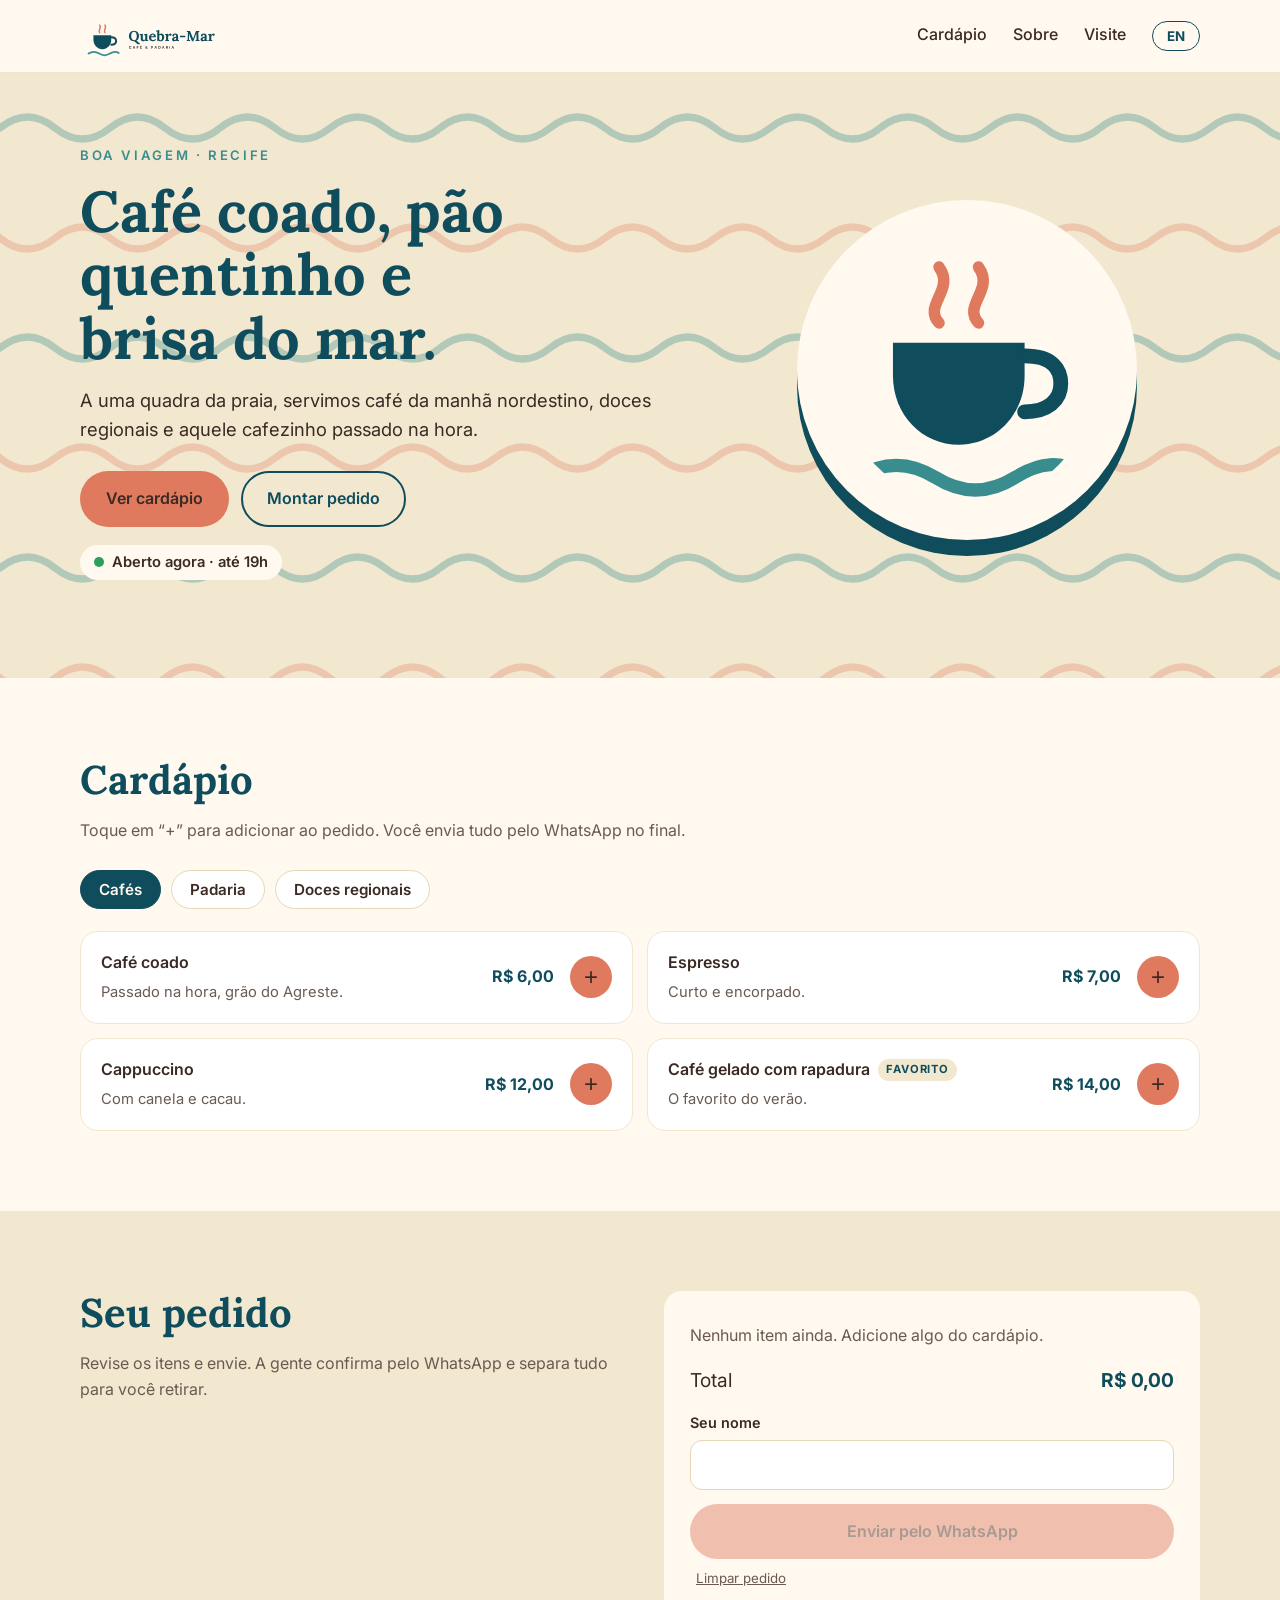
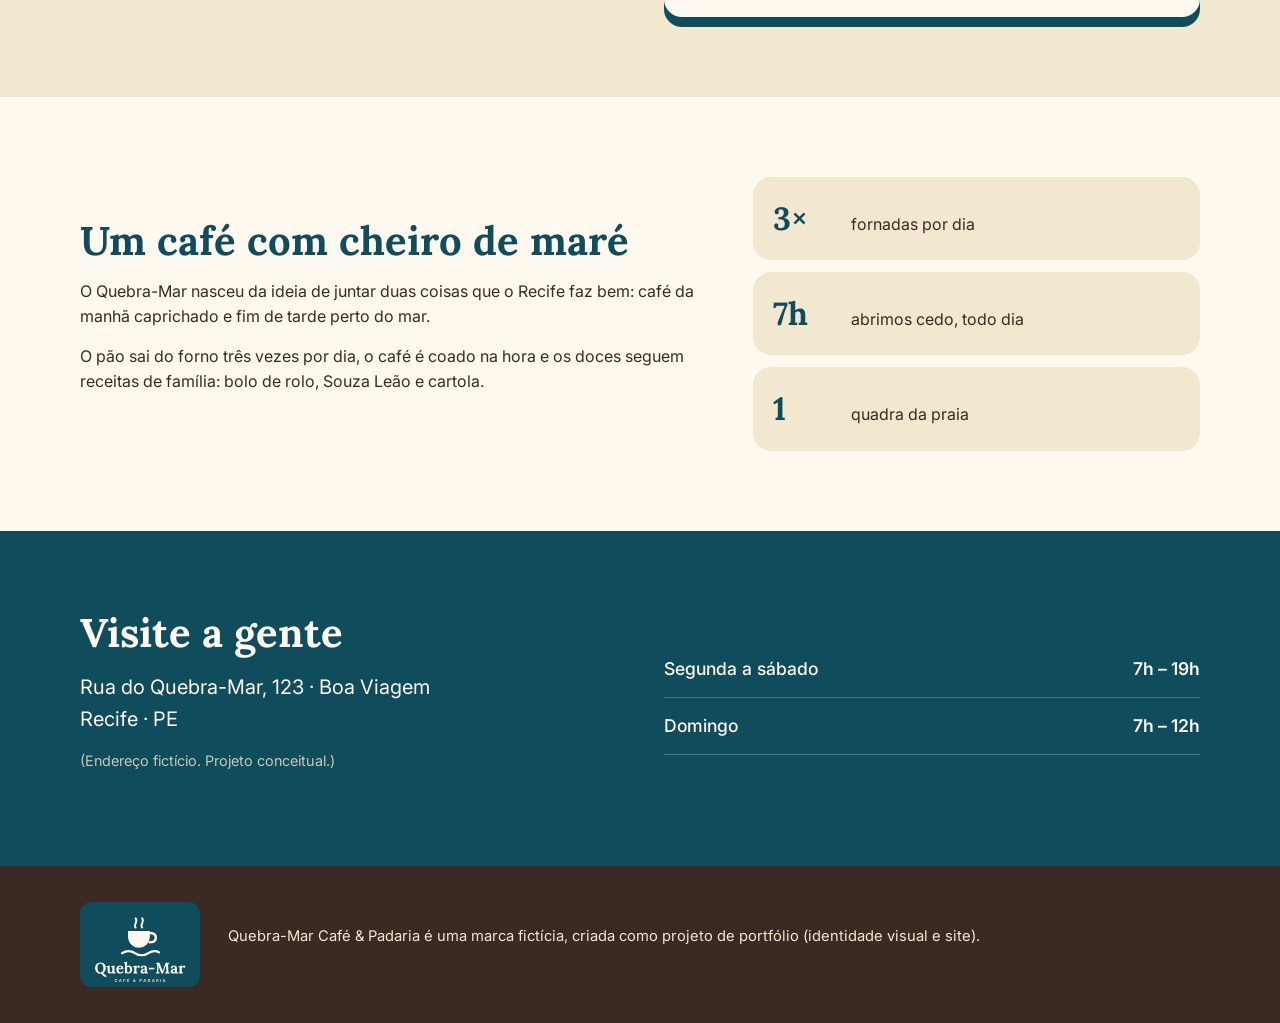
<file: docs/index.html>
<!doctype html>
<html lang="pt-BR">
<head>
  <meta charset="utf-8">
  <meta name="viewport" content="width=device-width, initial-scale=1">
  <title>Quebra-Mar Café &amp; Padaria · Boa Viagem, Recife</title>
  <meta name="description" content="Café coado, pão quentinho e doces regionais a uma quadra da praia de Boa Viagem. Monte seu pedido e envie pelo WhatsApp.">
  <meta property="og:title" content="Quebra-Mar Café &amp; Padaria">
  <meta property="og:description" content="Café coado, pão quentinho e brisa do mar em Boa Viagem, Recife.">
  <meta name="theme-color" content="#0F4C5C">
  <link rel="icon" href="assets/icon.svg" type="image/svg+xml">
  <link rel="preconnect" href="https://fonts.googleapis.com">
  <link rel="preconnect" href="https://fonts.gstatic.com" crossorigin>
  <link href="https://fonts.googleapis.com/css2?family=Inter:wght@400;500;600;700&family=Lora:wght@600;700&display=swap" rel="stylesheet">
  <link rel="stylesheet" href="styles.css">
</head>
<body>
  <a class="skip" href="#cardapio" data-i18n="skip">Pular para o cardápio</a>

  <header class="topbar">
    <div class="wrap topbar__inner">
      <a href="#inicio" class="topbar__logo"><img src="assets/logo-horizontal.svg" alt="Quebra-Mar Café &amp; Padaria" width="230" height="58"></a>
      <nav class="nav" aria-label="Principal">
        <a href="#cardapio" data-i18n="nav.menu">Cardápio</a>
        <a href="#sobre" data-i18n="nav.about">Sobre</a>
        <a href="#visite" data-i18n="nav.visit">Visite</a>
      </nav>
      <button class="lang" id="langToggle" type="button" aria-label="Switch to English">EN</button>
    </div>
  </header>

  <main id="inicio">
    <section class="hero">
      <div class="wrap hero__grid">
        <div>
          <p class="kicker" data-i18n="hero.kicker">Boa Viagem · Recife</p>
          <h1 data-i18n="hero.title">Café coado, pão quentinho e brisa do mar.</h1>
          <p class="lead" data-i18n="hero.lead">A uma quadra da praia, servimos café da manhã nordestino, doces regionais e aquele cafezinho passado na hora.</p>
          <div class="hero__ctas">
            <a class="btn btn--primary" href="#cardapio" data-i18n="hero.cta1">Ver cardápio</a>
            <a class="btn btn--ghost" href="#pedido" data-i18n="hero.cta2">Montar pedido</a>
          </div>
          <p class="status" id="openStatus" aria-live="polite"></p>
        </div>
        <div class="hero__art" aria-hidden="true">
          <img src="assets/icon.svg" alt="" width="340" height="340">
        </div>
      </div>
    </section>

    <section class="section" id="cardapio" aria-labelledby="menuTitle">
      <div class="wrap">
        <h2 id="menuTitle" data-i18n="menu.title">Cardápio</h2>
        <p class="section__intro" data-i18n="menu.intro">Toque em “+” para adicionar ao pedido. Você envia tudo pelo WhatsApp no final.</p>
        <div class="tabs" role="tablist" aria-label="Categorias">
          <button role="tab" aria-selected="true" aria-controls="cat-cafes" id="tab-cafes" data-cat="cafes" data-i18n="cat.cafes">Cafés</button>
          <button role="tab" aria-selected="false" aria-controls="cat-padaria" id="tab-padaria" data-cat="padaria" data-i18n="cat.padaria" tabindex="-1">Padaria</button>
          <button role="tab" aria-selected="false" aria-controls="cat-doces" id="tab-doces" data-cat="doces" data-i18n="cat.doces" tabindex="-1">Doces regionais</button>
        </div>
        <div id="menuPanels"></div>
      </div>
    </section>

    <section class="section section--sand" id="pedido" aria-labelledby="orderTitle">
      <div class="wrap order">
        <div>
          <h2 id="orderTitle" data-i18n="order.title">Seu pedido</h2>
          <p class="section__intro" data-i18n="order.intro">Revise os itens e envie. A gente confirma pelo WhatsApp e separa tudo para você retirar.</p>
        </div>
        <div class="order__card">
          <ul class="order__list" id="orderList" aria-live="polite"></ul>
          <p class="order__empty" id="orderEmpty" data-i18n="order.empty">Nenhum item ainda. Adicione algo do cardápio.</p>
          <div class="order__total"><span data-i18n="order.total">Total</span><strong id="orderTotal">R$ 0,00</strong></div>
          <label class="order__label" for="orderName" data-i18n="order.name">Seu nome</label>
          <input class="order__input" id="orderName" type="text" autocomplete="given-name" maxlength="40">
          <a class="btn btn--primary btn--block" id="sendOrder" href="#" aria-disabled="true" data-i18n="order.send">Enviar pelo WhatsApp</a>
          <button class="link" id="clearOrder" type="button" data-i18n="order.clear">Limpar pedido</button>
        </div>
      </div>
    </section>

    <section class="section" id="sobre" aria-labelledby="aboutTitle">
      <div class="wrap about">
        <div>
          <h2 id="aboutTitle" data-i18n="about.title">Um café com cheiro de maré</h2>
          <p data-i18n="about.p1">O Quebra-Mar nasceu da ideia de juntar duas coisas que o Recife faz bem: café da manhã caprichado e fim de tarde perto do mar.</p>
          <p data-i18n="about.p2">O pão sai do forno três vezes por dia, o café é coado na hora e os doces seguem receitas de família: bolo de rolo, Souza Leão e cartola.</p>
        </div>
        <ul class="facts">
          <li><strong>3×</strong><span data-i18n="about.f1">fornadas por dia</span></li>
          <li><strong>7h</strong><span data-i18n="about.f2">abrimos cedo, todo dia</span></li>
          <li><strong>1</strong><span data-i18n="about.f3">quadra da praia</span></li>
        </ul>
      </div>
    </section>

    <section class="section section--dark" id="visite" aria-labelledby="visitTitle">
      <div class="wrap visit">
        <div>
          <h2 id="visitTitle" data-i18n="visit.title">Visite a gente</h2>
          <p class="address">Rua do Quebra-Mar, 123 · Boa Viagem<br>Recife · PE</p>
          <p class="note" data-i18n="visit.note">(Endereço fictício. Projeto conceitual.)</p>
        </div>
        <table class="hours" aria-label="Horário de funcionamento">
          <tbody>
            <tr><th scope="row" data-i18n="days.weekdays">Segunda a sábado</th><td>7h – 19h</td></tr>
            <tr><th scope="row" data-i18n="days.sunday">Domingo</th><td>7h – 12h</td></tr>
          </tbody>
        </table>
      </div>
    </section>
  </main>

  <footer class="footer">
    <div class="wrap footer__inner">
      <img src="assets/logo-mono-light.svg" alt="" width="150" height="106">
      <p data-i18n="footer.disclaimer">Quebra-Mar Café &amp; Padaria é uma marca fictícia, criada como projeto de portfólio (identidade visual e site).</p>
    </div>
  </footer>

  <div class="toast" id="toast" role="status" aria-live="polite"></div>
  <script src="app.js"></script>
</body>
</html>
</file>
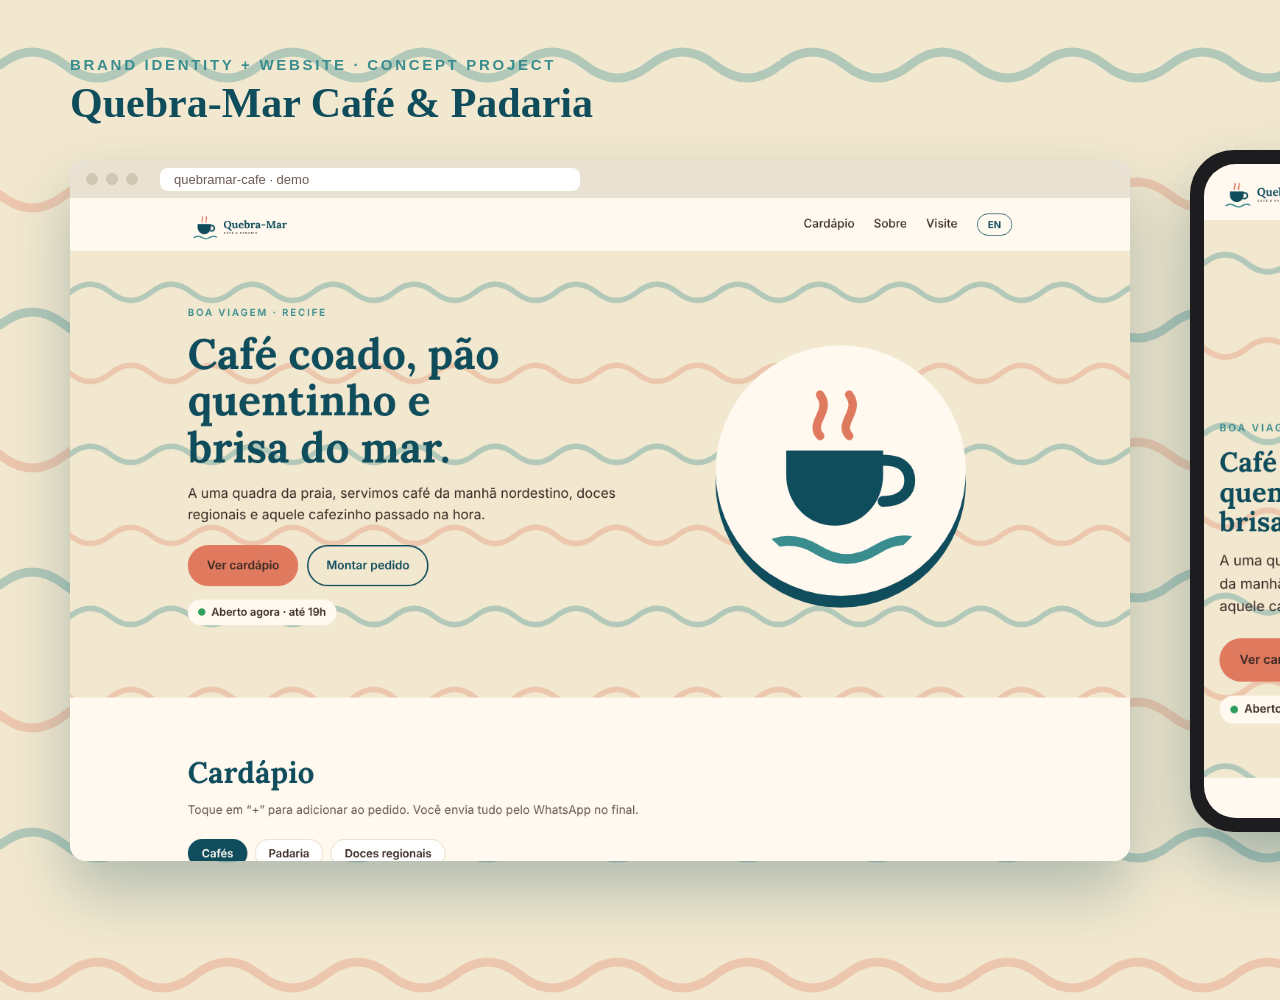
<file: screenshots/cover.html>
<!doctype html><html><head><meta charset="utf-8"><style>
*{box-sizing:border-box;margin:0} body{width:1600px;height:1000px;background:#F2E8CF url(../brand/logo/pattern-waves.svg);background-size:260px;font-family:Inter,sans-serif;position:relative;overflow:hidden}
.browser{position:absolute;left:70px;top:160px;width:1060px;border-radius:16px;overflow:hidden;box-shadow:0 30px 60px rgba(15,76,92,.28);background:#fff}
.bar{height:38px;background:#E9E2D3;display:flex;align-items:center;gap:8px;padding:0 16px}.bar i{width:12px;height:12px;border-radius:50%;background:#d0c6b3}
.bar span{margin-left:14px;background:#fff;border-radius:8px;padding:4px 14px;font-size:13px;color:#6b5a52;width:420px}
.browser img{width:100%;display:block}
.phone{position:absolute;right:80px;top:150px;width:330px;border-radius:44px;background:#1d1d1f;padding:14px;box-shadow:0 30px 60px rgba(15,76,92,.35)}
.phone img{width:100%;border-radius:32px;display:block;height:auto}
.tag{position:absolute;left:70px;top:56px}.tag p{font-size:15px;letter-spacing:.18em;text-transform:uppercase;color:#3A8D8F;font-weight:600}
.tag h1{font-family:Lora,serif;font-size:42px;color:#0F4C5C;margin-top:6px}
</style></head><body>
<div class="tag"><p>Brand identity + website · Concept project</p><h1>Quebra-Mar Café &amp; Padaria</h1></div>
<div class="browser"><div class="bar"><i></i><i></i><i></i><span>quebramar-cafe · demo</span></div><img src="site-desktop-hero.png"></div>
<div class="phone"><img src="site-mobile-hero.png"></div>
</body></html>
</file>
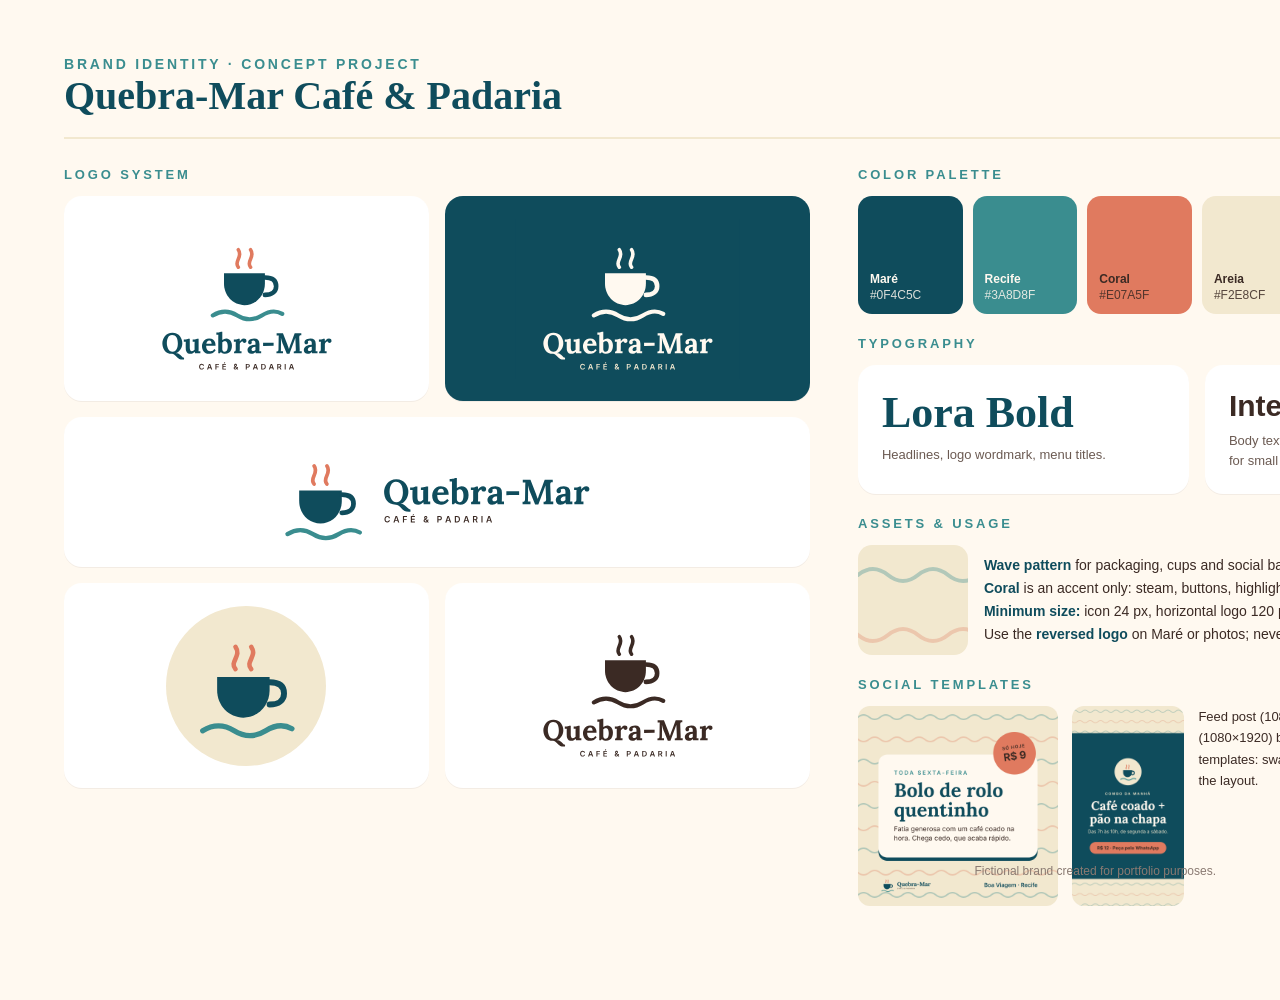
<file: brand/src/brand-sheet.html>
<!doctype html>
<html lang="pt-BR">
<head>
<meta charset="utf-8">
<title>Quebra-Mar — Brand sheet</title>
<style>
  :root{--mare:#0F4C5C;--recife:#3A8D8F;--coral:#E07A5F;--areia:#F2E8CF;--cafe:#3B2A24;--creme:#FFF9F0}
  *{box-sizing:border-box;margin:0}
  body{width:1600px;height:1000px;background:var(--creme);font-family:Inter,sans-serif;color:var(--cafe);padding:56px 64px;
       display:grid;grid-template-columns:1.1fr 1fr;grid-template-rows:auto 1fr;gap:28px 48px}
  header{grid-column:1/-1;display:flex;justify-content:space-between;align-items:flex-end;border-bottom:2px solid var(--areia);padding-bottom:18px}
  h1{font-family:Lora,serif;font-weight:700;font-size:40px;color:var(--mare)}
  .tag{font-size:14px;letter-spacing:.2em;text-transform:uppercase;color:var(--recife);font-weight:600}
  h2{font-size:13px;letter-spacing:.22em;text-transform:uppercase;font-weight:600;color:var(--recife);margin-bottom:14px}
  .card{background:#fff;border-radius:18px;padding:24px;box-shadow:0 1px 0 rgba(59,42,36,.06)}
  .logos{display:grid;grid-template-columns:1fr 1fr;gap:16px}
  .logos .card{display:flex;align-items:center;justify-content:center;height:205px}
  .logos .dark{background:var(--mare)}
  .logos img{max-height:160px;max-width:92%}
  .logos .wide{grid-column:1/-1;height:150px}
  .logos .wide img{max-height:110px}
  .right{display:flex;flex-direction:column;gap:22px}
  .swatches{display:grid;grid-template-columns:repeat(6,1fr);gap:10px}
  .sw{border-radius:14px;height:118px;padding:12px;display:flex;flex-direction:column;justify-content:flex-end;font-size:12px;font-weight:600}
  .sw span{display:block;font-weight:400;opacity:.85;margin-top:2px}
  .type{display:grid;grid-template-columns:1fr 1fr;gap:16px}
  .type .big{font-family:Lora,serif;font-weight:700;font-size:44px;color:var(--mare);line-height:1.1}
  .type .body{font-size:30px;font-weight:600}
  .type p{font-size:13px;margin-top:8px;line-height:1.5;color:#6b5a52}
  .assets{display:grid;grid-template-columns:110px 1fr;gap:16px;align-items:center}
  .pattern{height:110px;border-radius:14px;background:url(../logo/pattern-waves.svg)}
  .rules{font-size:14px;line-height:1.65}
  .rules b{color:var(--mare)}
  footer{position:absolute;right:64px;bottom:22px;font-size:12px;color:#8a7a72}
</style>
</head>
<body>
<header>
  <div><div class="tag">Brand identity · Concept project</div><h1>Quebra-Mar Café &amp; Padaria</h1></div>
  <div class="tag">Recife · Boa Viagem</div>
</header>

<section>
  <h2>Logo system</h2>
  <div class="logos">
    <div class="card"><img src="../logo/logo-primary.svg" alt="Primary logo"></div>
    <div class="card dark"><img src="../logo/logo-mono-light.svg" alt="Reversed logo"></div>
    <div class="card wide"><img src="../logo/logo-horizontal.svg" alt="Horizontal logo"></div>
    <div class="card"><img src="../logo/icon-badge.svg" alt="Icon badge"></div>
    <div class="card"><img src="../logo/logo-mono-dark.svg" alt="One-color logo"></div>
  </div>
</section>

<section class="right">
  <div>
    <h2>Color palette</h2>
    <div class="swatches">
      <div class="sw" style="background:#0F4C5C;color:#FFF9F0">Maré<span>#0F4C5C</span></div>
      <div class="sw" style="background:#3A8D8F;color:#FFF9F0">Recife<span>#3A8D8F</span></div>
      <div class="sw" style="background:#E07A5F;color:#3B2A24">Coral<span>#E07A5F</span></div>
      <div class="sw" style="background:#F2E8CF;color:#3B2A24">Areia<span>#F2E8CF</span></div>
      <div class="sw" style="background:#3B2A24;color:#FFF9F0">Café<span>#3B2A24</span></div>
      <div class="sw" style="background:#FFF9F0;color:#3B2A24;border:1px solid #eadfca">Creme<span>#FFF9F0</span></div>
    </div>
  </div>
  <div>
    <h2>Typography</h2>
    <div class="type">
      <div class="card"><div class="big">Lora Bold</div><p>Headlines, logo wordmark, menu titles.</p></div>
      <div class="card"><div class="body">Inter</div><p>Body text, prices, labels and buttons. SemiBold for small caps with wide tracking.</p></div>
    </div>
  </div>
  <div>
    <h2>Assets &amp; usage</h2>
    <div class="assets">
      <div class="pattern"></div>
      <div class="rules">
        <b>Wave pattern</b> for packaging, cups and social backgrounds.<br>
        <b>Coral</b> is an accent only: steam, buttons, highlights.<br>
        <b>Minimum size:</b> icon 24 px, horizontal logo 120 px wide.<br>
        Use the <b>reversed logo</b> on Maré or photos; never on Coral.
      </div>
    </div>
  </div>
  <div>
    <h2>Social templates</h2>
    <div style="display:flex;gap:14px;align-items:flex-start">
      <img src="../social/instagram-post-bolo-de-rolo.png" style="height:200px;border-radius:12px" alt="">
      <img src="../social/instagram-story-combo-manha.png" style="height:200px;border-radius:12px" alt="">
      <div class="rules" style="font-size:13px;max-width:250px">Feed post (1080×1080) and story (1080×1920) built as editable HTML templates: swap the text and price, keep the layout.</div>
    </div>
  </div>
</section>
<footer>Fictional brand created for portfolio purposes.</footer>
</body>
</html>
</file>
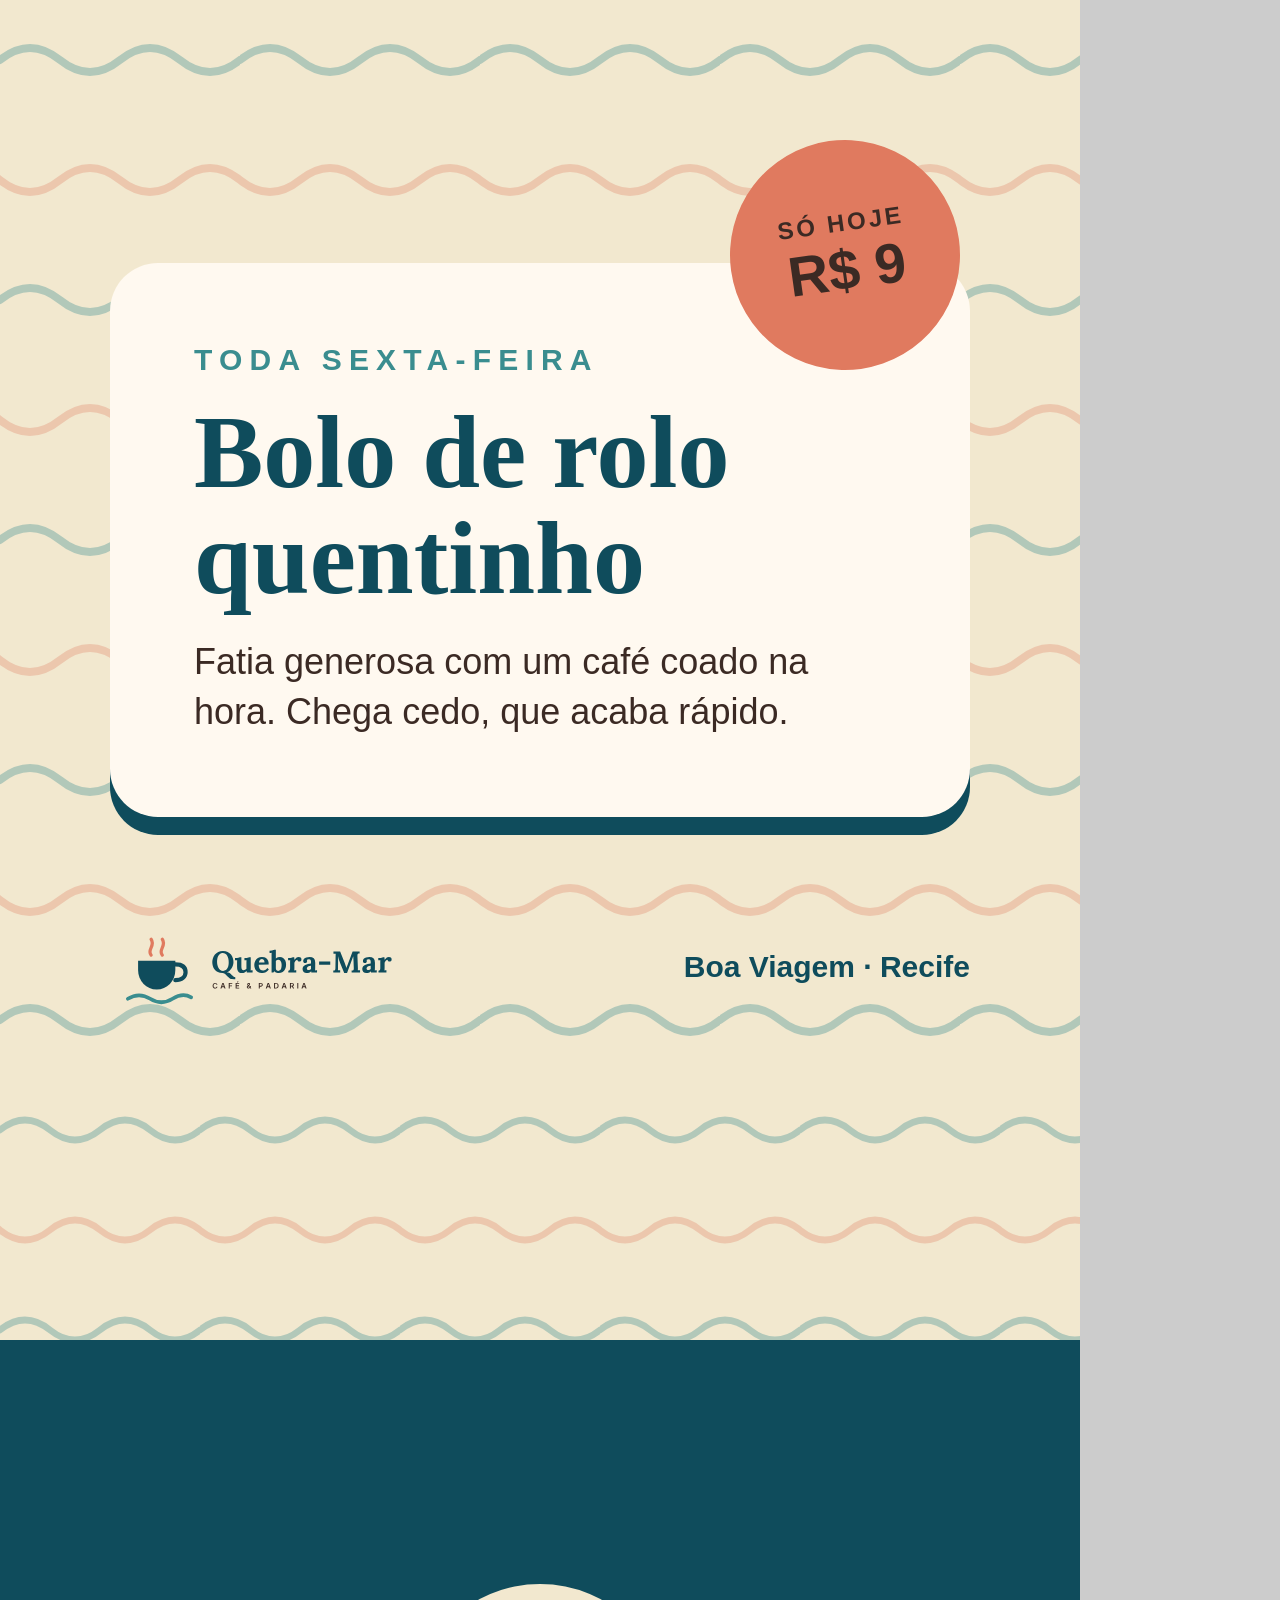
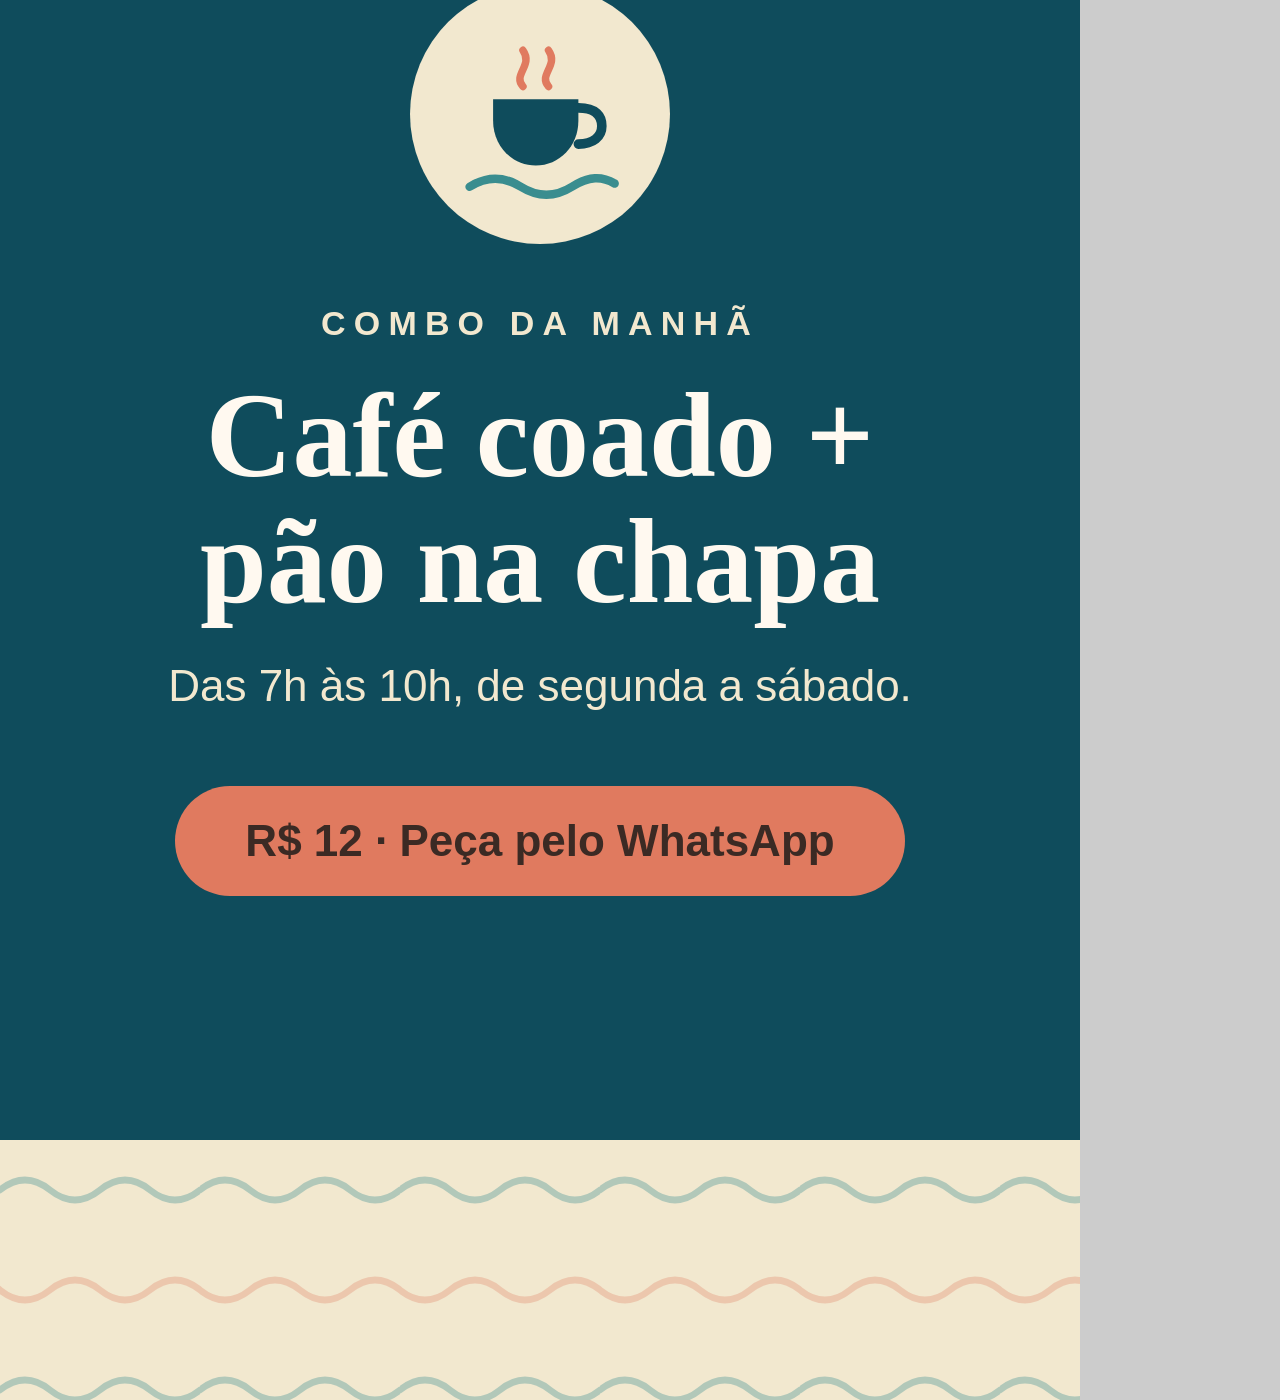
<file: brand/src/social.html>
<!doctype html>
<html lang="pt-BR">
<head>
<meta charset="utf-8">
<title>Quebra-Mar — Social templates</title>
<style>
  :root{--mare:#0F4C5C;--recife:#3A8D8F;--coral:#E07A5F;--areia:#F2E8CF;--cafe:#3B2A24;--creme:#FFF9F0}
  *{box-sizing:border-box;margin:0}
  body{background:#ccc;font-family:Inter,sans-serif}
  .post{width:1080px;height:1080px;background:var(--areia) url(../logo/pattern-waves.svg);background-size:240px;
        position:relative;display:flex;flex-direction:column;justify-content:center;padding:110px}
  .panel{background:var(--creme);border-radius:48px;padding:80px 84px;box-shadow:0 18px 0 var(--mare)}
  .kicker{font-weight:600;letter-spacing:.24em;text-transform:uppercase;color:var(--recife);font-size:30px}
  .title{font-family:Lora,serif;font-weight:700;color:var(--mare);font-size:104px;line-height:1.02;margin:22px 0 26px}
  .sub{font-size:36px;color:var(--cafe);line-height:1.4}
  .price{position:absolute;right:120px;top:140px;background:var(--coral);color:var(--cafe);border-radius:999px;
         width:230px;height:230px;display:flex;flex-direction:column;align-items:center;justify-content:center;
         font-weight:700;font-size:56px;transform:rotate(-8deg)}
  .price small{font-size:24px;font-weight:600;letter-spacing:.12em}
  .logo{position:absolute;left:110px;bottom:70px;height:96px}
  .handle{position:absolute;right:110px;bottom:96px;font-size:30px;font-weight:600;color:var(--mare)}
  .story{width:1080px;height:1920px;background:var(--mare);color:var(--creme);position:relative;
         display:flex;flex-direction:column;align-items:center;justify-content:center;text-align:center;padding:120px}
  .story .wave{position:absolute;left:0;right:0;height:260px;background:var(--areia) url(../logo/pattern-waves.svg);background-size:200px}
  .story .top{top:0}.story .bottom{bottom:0}
  .story .icon{width:260px;margin-bottom:60px}
  .story .k{letter-spacing:.24em;text-transform:uppercase;font-weight:600;font-size:34px;color:var(--areia)}
  .story h2{font-family:Lora,serif;font-weight:700;font-size:120px;line-height:1.05;margin:30px 0}
  .story p{font-size:44px;line-height:1.4;color:var(--areia)}
  .story .cta{margin-top:70px;background:var(--coral);color:var(--cafe);font-weight:700;font-size:44px;padding:30px 70px;border-radius:999px}
</style>
</head>
<body>
  <div class="post" id="post">
    <div class="price"><small>SÓ HOJE</small>R$ 9</div>
    <div class="panel">
      <div class="kicker">Toda sexta-feira</div>
      <div class="title">Bolo de rolo quentinho</div>
      <div class="sub">Fatia generosa com um café coado na hora. Chega cedo, que acaba rápido.</div>
    </div>
    <img class="logo" src="../logo/logo-horizontal.svg" alt="">
    <div class="handle">Boa Viagem · Recife</div>
  </div>

  <div class="story" id="story">
    <div class="wave top"></div>
    <img class="icon" src="../logo/icon-badge.svg" alt="">
    <div class="k">Combo da manhã</div>
    <h2>Café coado + pão na chapa</h2>
    <p>Das 7h às 10h, de segunda a sábado.</p>
    <div class="cta">R$ 12 · Peça pelo WhatsApp</div>
    <div class="wave bottom"></div>
  </div>
</body>
</html>
</file>
<file: docs/styles.css>
:root {
  --mare: #0F4C5C;
  --recife: #3A8D8F;
  --coral: #E07A5F;
  --coral-dark: #C9603F;
  --areia: #F2E8CF;
  --cafe: #3B2A24;
  --creme: #FFF9F0;
  --muted: #6B5A52;
  --radius: 18px;
  --wrap: 1120px;
  --serif: "Lora", Georgia, serif;
  --sans: "Inter", system-ui, -apple-system, "Segoe UI", sans-serif;
}

* { box-sizing: border-box; }
html { scroll-behavior: smooth; scroll-padding-top: 84px; }
body { margin: 0; font-family: var(--sans); color: var(--cafe); background: var(--creme); line-height: 1.6; }
img { max-width: 100%; display: block; }
[hidden] { display: none !important; }
h1, h2 { font-family: var(--serif); color: var(--mare); line-height: 1.1; margin: 0 0 16px; }
h1 { font-size: clamp(2.2rem, 5vw, 3.6rem); max-width: 13em; text-wrap: balance; }
h2 { font-size: clamp(1.8rem, 3.5vw, 2.5rem); }
p { margin: 0 0 14px; }
a { color: inherit; }
:focus-visible { outline: 3px solid var(--coral); outline-offset: 3px; border-radius: 6px; }

.wrap { width: min(var(--wrap), 100% - 40px); margin-inline: auto; }
.skip { position: absolute; left: -999px; top: 8px; background: var(--mare); color: var(--creme); padding: 8px 14px; border-radius: 8px; z-index: 20; }
.skip:focus { left: 12px; }

/* Top bar */
.topbar { position: sticky; top: 0; z-index: 10; background: rgba(255, 249, 240, .92); backdrop-filter: blur(8px); border-bottom: 1px solid #EFE4CC; }
.topbar__inner { display: flex; align-items: center; gap: 24px; height: 72px; }
.topbar__logo img { height: 46px; width: auto; }
.nav { display: flex; gap: 22px; margin-left: auto; font-weight: 500; }
.nav a { text-decoration: none; padding: 6px 2px; border-bottom: 2px solid transparent; }
.nav a:hover { border-color: var(--coral); }
.lang { border: 1.5px solid var(--mare); background: transparent; color: var(--mare); font-weight: 700; border-radius: 999px; padding: 6px 14px; cursor: pointer; font-family: var(--sans); }
.lang:hover { background: var(--mare); color: var(--creme); }

/* Buttons */
.btn { display: inline-flex; align-items: center; justify-content: center; gap: 8px; padding: 13px 24px; border-radius: 999px; font-weight: 600; text-decoration: none; border: 2px solid transparent; cursor: pointer; font-size: 1rem; font-family: var(--sans); transition: background .15s, transform .15s; }
.btn--primary { background: var(--coral); color: var(--cafe); }
.btn--primary:hover { background: var(--coral-dark); color: #fff; }
.btn--ghost { border-color: var(--mare); color: var(--mare); }
.btn--ghost:hover { background: var(--mare); color: var(--creme); }
.btn--block { width: 100%; margin-top: 14px; }
.btn[aria-disabled="true"] { opacity: .45; pointer-events: none; }
.link { background: none; border: 0; color: var(--muted); text-decoration: underline; cursor: pointer; margin-top: 10px; font-family: var(--sans); }

/* Hero */
.hero { background: var(--areia) url(assets/pattern-waves.svg); background-size: 220px; padding: 72px 0 84px; }
.hero__grid { display: grid; grid-template-columns: 1.3fr 1fr; gap: 48px; align-items: center; }
.kicker { text-transform: uppercase; letter-spacing: .2em; font-weight: 600; font-size: .82rem; color: var(--recife); margin-bottom: 14px; }
.lead { font-size: 1.15rem; max-width: 34em; }
.hero__ctas { display: flex; flex-wrap: wrap; gap: 12px; margin: 26px 0 18px; }
.hero__art img { width: min(340px, 100%); height: auto; aspect-ratio: 1; margin-inline: auto; padding: 44px 40px 36px; background: var(--creme); border-radius: 50%; box-shadow: 0 16px 0 var(--mare); }
.status { display: inline-flex; align-items: center; gap: 8px; font-weight: 600; background: var(--creme); padding: 6px 14px; border-radius: 999px; font-size: .92rem; }
.status::before { content: ""; width: 10px; height: 10px; border-radius: 50%; background: var(--muted); }
.status.is-open::before { background: #2E9E5B; }
.status.is-closed::before { background: var(--coral-dark); }

/* Sections */
.section { padding: 80px 0; }
.section--sand { background: var(--areia); }
.section--dark { background: var(--mare); color: var(--creme); }
.section--dark h2 { color: var(--creme); }
.section__intro { color: var(--muted); max-width: 40em; }

/* Menu */
.tabs { display: flex; gap: 10px; flex-wrap: wrap; margin: 26px 0 22px; }
.tabs [role="tab"] { border: 1.5px solid #E5D7B8; background: #fff; color: var(--cafe); padding: 9px 18px; border-radius: 999px; font-weight: 600; cursor: pointer; font-family: var(--sans); font-size: .95rem; }
.tabs [role="tab"][aria-selected="true"] { background: var(--mare); border-color: var(--mare); color: var(--creme); }
.menu { list-style: none; padding: 0; margin: 0; display: grid; grid-template-columns: repeat(2, 1fr); gap: 14px; }
.menu__item { background: #fff; border-radius: var(--radius); padding: 18px 20px; display: grid; grid-template-columns: 1fr auto auto; gap: 6px 16px; align-items: center; border: 1px solid #F1E6CF; }
.menu__name { font-weight: 600; }
.menu__desc { grid-column: 1 / 2; color: var(--muted); font-size: .92rem; }
.menu__price { font-weight: 700; color: var(--mare); white-space: nowrap; grid-row: 1 / 3; grid-column: 2; }
.menu__add { grid-row: 1 / 3; grid-column: 3; width: 42px; height: 42px; border-radius: 50%; border: 0; background: var(--coral); color: var(--cafe); font-size: 1.5rem; line-height: 1; cursor: pointer; }
.menu__add:hover { background: var(--coral-dark); color: #fff; }
.tag { display: inline-block; margin-left: 8px; font-size: .7rem; font-weight: 700; letter-spacing: .08em; text-transform: uppercase; background: var(--areia); color: var(--mare); padding: 2px 8px; border-radius: 999px; vertical-align: 2px; }

/* Order */
.order { display: grid; grid-template-columns: 1fr 1fr; gap: 48px; align-items: start; }
.order__card { background: var(--creme); border-radius: var(--radius); padding: 26px; box-shadow: 0 10px 0 var(--mare); }
.order__list { list-style: none; margin: 0; padding: 0; }
.order__row { display: grid; grid-template-columns: 1fr auto auto; gap: 10px; align-items: center; padding: 10px 0; border-bottom: 1px dashed #E5D7B8; }
.qty { display: inline-flex; align-items: center; gap: 8px; }
.qty button { width: 30px; height: 30px; border-radius: 50%; border: 1.5px solid var(--mare); background: transparent; color: var(--mare); font-weight: 700; cursor: pointer; }
.order__rowprice { font-weight: 600; min-width: 84px; text-align: right; }
.order__empty { color: var(--muted); margin: 6px 0 0; }
.order__total { display: flex; justify-content: space-between; font-size: 1.2rem; padding: 16px 0 8px; }
.order__total strong { color: var(--mare); }
.order__label { display: block; font-weight: 600; font-size: .9rem; margin-top: 8px; }
.order__input { width: 100%; padding: 11px 14px; border-radius: 12px; border: 1.5px solid #E5D7B8; font: inherit; margin-top: 6px; background: #fff; }

/* About */
.about { display: grid; grid-template-columns: 1.4fr 1fr; gap: 48px; align-items: center; }
.facts { list-style: none; padding: 0; margin: 0; display: grid; gap: 12px; }
.facts li { background: var(--areia); border-radius: var(--radius); padding: 16px 20px; display: flex; align-items: baseline; gap: 14px; }
.facts strong { font-family: var(--serif); font-size: 2rem; color: var(--mare); min-width: 64px; }

/* Visit */
.visit { display: grid; grid-template-columns: 1fr 1fr; gap: 48px; align-items: center; }
.address { font-size: 1.25rem; }
.note { color: var(--areia); opacity: .8; font-size: .9rem; }
.hours { width: 100%; border-collapse: collapse; font-size: 1.1rem; }
.hours th, .hours td { padding: 14px 0; border-bottom: 1px solid rgba(242, 232, 207, .25); text-align: left; }
.hours td { text-align: right; font-weight: 600; }
.hours th { font-weight: 500; }

/* Footer */
.footer { background: var(--cafe); color: var(--areia); padding: 36px 0; font-size: .92rem; }
.footer__inner { display: flex; align-items: center; gap: 28px; }
.footer__inner img { width: 120px; height: auto; border-radius: 12px; }

/* Toast */
.toast { position: fixed; left: 50%; bottom: 24px; transform: translate(-50%, 120px); background: var(--mare); color: var(--creme); padding: 12px 20px; border-radius: 999px; font-weight: 600; transition: transform .25s, opacity .25s; z-index: 30; opacity: 0; visibility: hidden; }
.toast.show { transform: translate(-50%, 0); opacity: 1; visibility: visible; }

/* Responsive */
@media (max-width: 860px) {
  .hero__grid, .order, .about, .visit { grid-template-columns: 1fr; gap: 28px; }
  .hero__art { order: -1; }
  .hero__art img { width: 190px; padding: 26px 22px 20px; box-shadow: 0 10px 0 var(--mare); }
  .menu { grid-template-columns: 1fr; }
  .nav { display: none; }
  .lang { margin-left: auto; }
  .section { padding: 56px 0; }
  .hero { padding: 40px 0 56px; }
  .footer__inner { flex-direction: column; text-align: center; }
}

@media (prefers-reduced-motion: reduce) {
  html { scroll-behavior: auto; }
  .toast, .btn { transition: none; }
}
</file>
